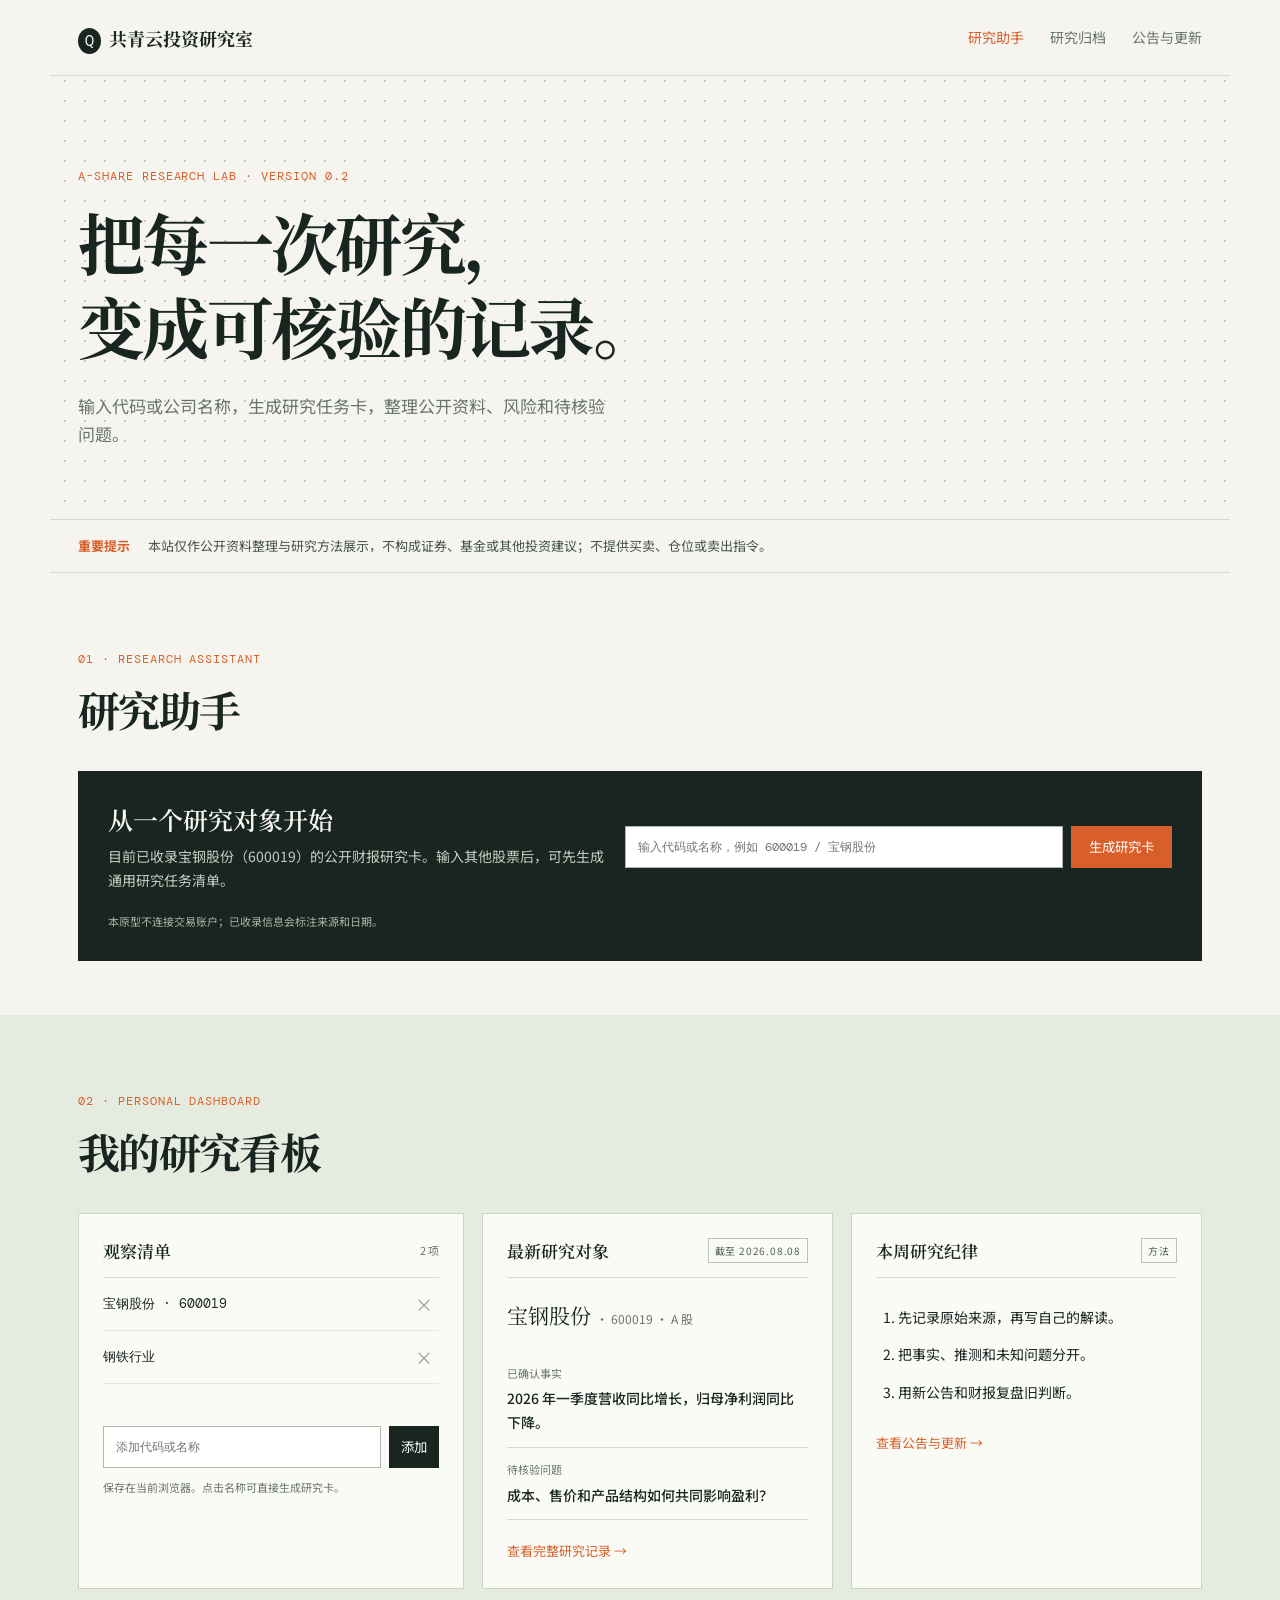
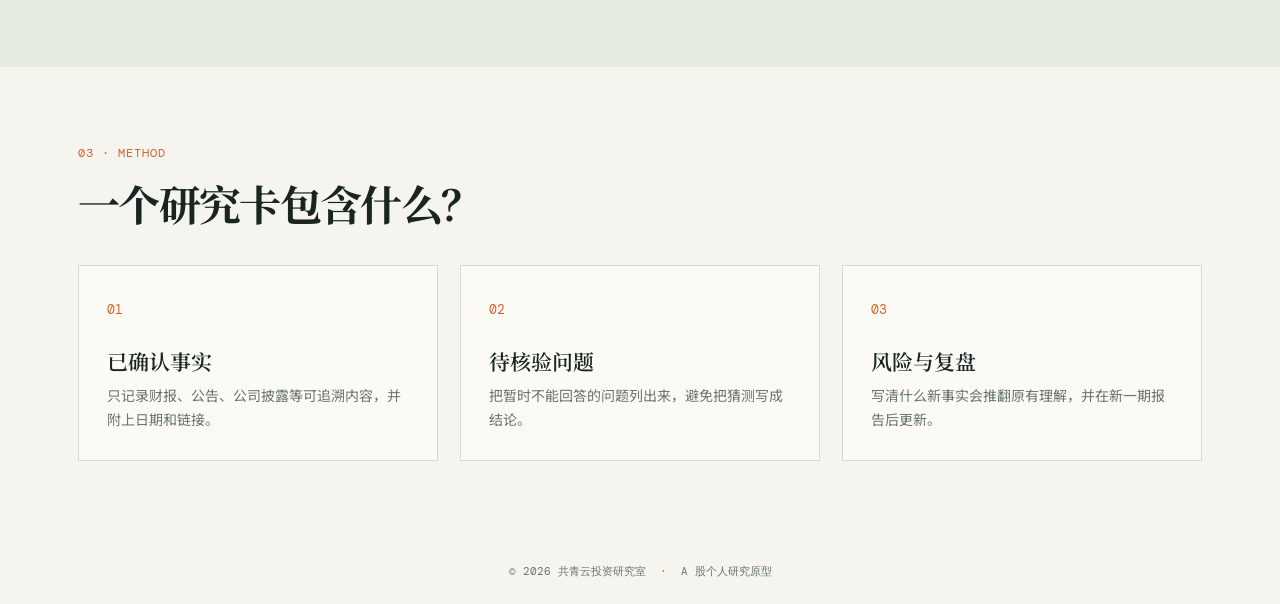
<file: index.html>
<!doctype html>
<html lang="zh-CN">
  <head>
    <meta charset="UTF-8" />
    <meta name="viewport" content="width=device-width, initial-scale=1.0" />
    <meta name="description" content="共青云投资研究室：A 股公开资料研究与复盘。" />
    <title>共青云投资研究室</title>
    <link rel="preconnect" href="https://fonts.googleapis.com" />
    <link rel="preconnect" href="https://fonts.gstatic.com" crossorigin />
    <link href="https://fonts.googleapis.com/css2?family=DM+Mono&family=Noto+Serif+SC:wght@500;600;700&family=Noto+Sans+SC:wght@400;500;600&display=swap" rel="stylesheet" />
    <link rel="stylesheet" href="styles.css" />
  </head>
  <body>
    <header class="site-header">
      <a class="brand" href="index.html"><span class="brand-mark">Q</span>共青云投资研究室</a>
      <nav><a class="active" href="index.html">研究助手</a><a href="archive.html">研究归档</a><a href="updates.html">公告与更新</a></nav>
    </header>

    <main>
      <section class="hero compact-hero">
        <p class="eyebrow">A-SHARE RESEARCH LAB · VERSION 0.2</p>
        <h1>把每一次研究，<br />变成可核验的记录。</h1>
        <p class="hero-copy">输入代码或公司名称，生成研究任务卡，整理公开资料、风险和待核验问题。</p>
      </section>

      <section class="notice"><strong>重要提示</strong><span>本站仅作公开资料整理与研究方法展示，不构成证券、基金或其他投资建议；不提供买卖、仓位或卖出指令。</span></section>

      <section class="section assistant-section">
        <div class="section-heading"><p class="eyebrow">01 · RESEARCH ASSISTANT</p><h2>研究助手</h2></div>
        <div class="assistant-box">
          <div>
            <h3>从一个研究对象开始</h3>
            <p>目前已收录宝钢股份（600019）的公开财报研究卡。输入其他股票后，可先生成通用研究任务清单。</p>
          </div>
          <form id="research-form" class="research-form">
            <label class="sr-only" for="query">股票代码或公司名称</label>
            <input id="query" maxlength="24" placeholder="输入代码或名称，例如 600019 / 宝钢股份" required />
            <button type="submit">生成研究卡</button>
          </form>
          <p class="form-note">本原型不连接交易账户；已收录信息会标注来源和日期。</p>
        </div>
        <div id="research-result" class="research-result" aria-live="polite"></div>
      </section>

      <section class="section dashboard-section">
        <div class="section-heading"><p class="eyebrow">02 · PERSONAL DASHBOARD</p><h2>我的研究看板</h2></div>
        <div class="dashboard-layout">
          <article class="panel watchlist-panel">
            <div class="panel-title"><h3>观察清单</h3><span id="watch-count">0 项</span></div>
            <div id="watchlist" class="watchlist"></div>
            <form id="watch-form" class="add-form">
              <label class="sr-only" for="ticker">股票代码或名称</label>
              <input id="ticker" maxlength="24" placeholder="添加代码或名称" required />
              <button type="submit">添加</button>
            </form>
            <p class="form-note">保存在当前浏览器。点击名称可直接生成研究卡。</p>
          </article>

          <article class="panel thesis-panel">
            <div class="panel-title"><h3>最新研究对象</h3><span class="tag">截至 2026.08.08</span></div>
            <p class="company-name">宝钢股份 <span>· 600019 · A 股</span></p>
            <div class="thesis-row"><span>已确认事实</span><strong>2026 年一季度营收同比增长，归母净利润同比下降。</strong></div>
            <div class="thesis-row"><span>待核验问题</span><strong>成本、售价和产品结构如何共同影响盈利？</strong></div>
            <a class="text-button" href="archive.html">查看完整研究记录 →</a>
          </article>

          <article class="panel summary-panel">
            <div class="panel-title"><h3>本周研究纪律</h3><span class="tag">方法</span></div>
            <ol class="research-rules">
              <li>先记录原始来源，再写自己的解读。</li>
              <li>把事实、推测和未知问题分开。</li>
              <li>用新公告和财报复盘旧判断。</li>
            </ol>
            <a class="text-button" href="updates.html">查看公告与更新 →</a>
          </article>
        </div>
      </section>

      <section class="section method-section">
        <div class="section-heading"><p class="eyebrow">03 · METHOD</p><h2>一个研究卡包含什么？</h2></div>
        <div class="method-grid">
          <article><span>01</span><h3>已确认事实</h3><p>只记录财报、公告、公司披露等可追溯内容，并附上日期和链接。</p></article>
          <article><span>02</span><h3>待核验问题</h3><p>把暂时不能回答的问题列出来，避免把猜测写成结论。</p></article>
          <article><span>03</span><h3>风险与复盘</h3><p>写清什么新事实会推翻原有理解，并在新一期报告后更新。</p></article>
        </div>
      </section>
    </main>
    <footer>© 2026 共青云投资研究室 <span>·</span> A 股个人研究原型</footer>
    <script src="script.js"></script>
  </body>
</html>
</file>
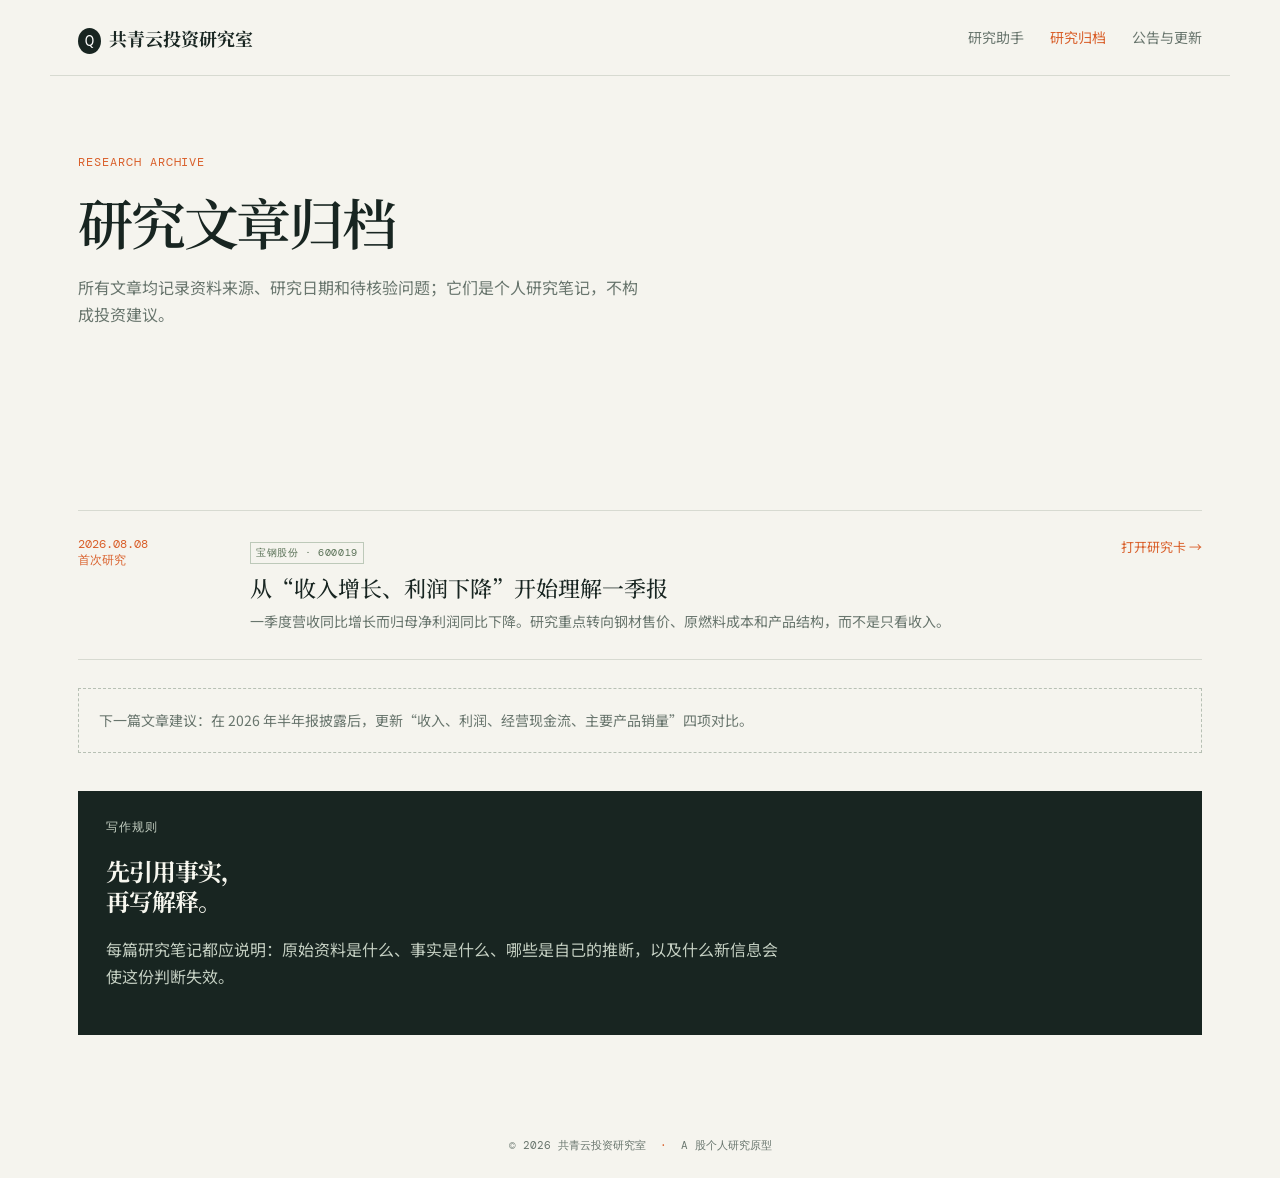
<file: archive.html>
<!doctype html>
<html lang="zh-CN"><head><meta charset="UTF-8" /><meta name="viewport" content="width=device-width, initial-scale=1.0" /><meta name="description" content="共青云投资研究室的研究文章归档。" /><title>研究归档 · 共青云投资研究室</title><link rel="preconnect" href="https://fonts.googleapis.com" /><link rel="preconnect" href="https://fonts.gstatic.com" crossorigin /><link href="https://fonts.googleapis.com/css2?family=DM+Mono&family=Noto+Serif+SC:wght@500;600;700&family=Noto+Sans+SC:wght@400;500;600&display=swap" rel="stylesheet" /><link rel="stylesheet" href="styles.css" /></head>
<body><header class="site-header"><a class="brand" href="index.html"><span class="brand-mark">Q</span>共青云投资研究室</a><nav><a href="index.html">研究助手</a><a class="active" href="archive.html">研究归档</a><a href="updates.html">公告与更新</a></nav></header>
<main><section class="page-hero"><p class="eyebrow">RESEARCH ARCHIVE</p><h1>研究文章归档</h1><p>所有文章均记录资料来源、研究日期和待核验问题；它们是个人研究笔记，不构成投资建议。</p></section><section class="section"><div class="archive-list"><article class="archive-entry"><div class="entry-meta">2026.08.08<br />首次研究</div><div class="entry-body"><span class="source-label">宝钢股份 · 600019</span><h3>从“收入增长、利润下降”开始理解一季报</h3><p>一季度营收同比增长而归母净利润同比下降。研究重点转向钢材售价、原燃料成本和产品结构，而不是只看收入。</p></div><a class="entry-link" href="index.html?q=600019">打开研究卡 →</a></article></div><div class="empty-note">下一篇文章建议：在 2026 年半年报披露后，更新“收入、利润、经营现金流、主要产品销量”四项对比。</div><div class="about-panel"><p class="eyebrow">写作规则</p><h2>先引用事实，<br />再写解释。</h2><p>每篇研究笔记都应说明：原始资料是什么、事实是什么、哪些是自己的推断，以及什么新信息会使这份判断失效。</p></div></section></main><footer>© 2026 共青云投资研究室 <span>·</span> A 股个人研究原型</footer></body></html>
</file>
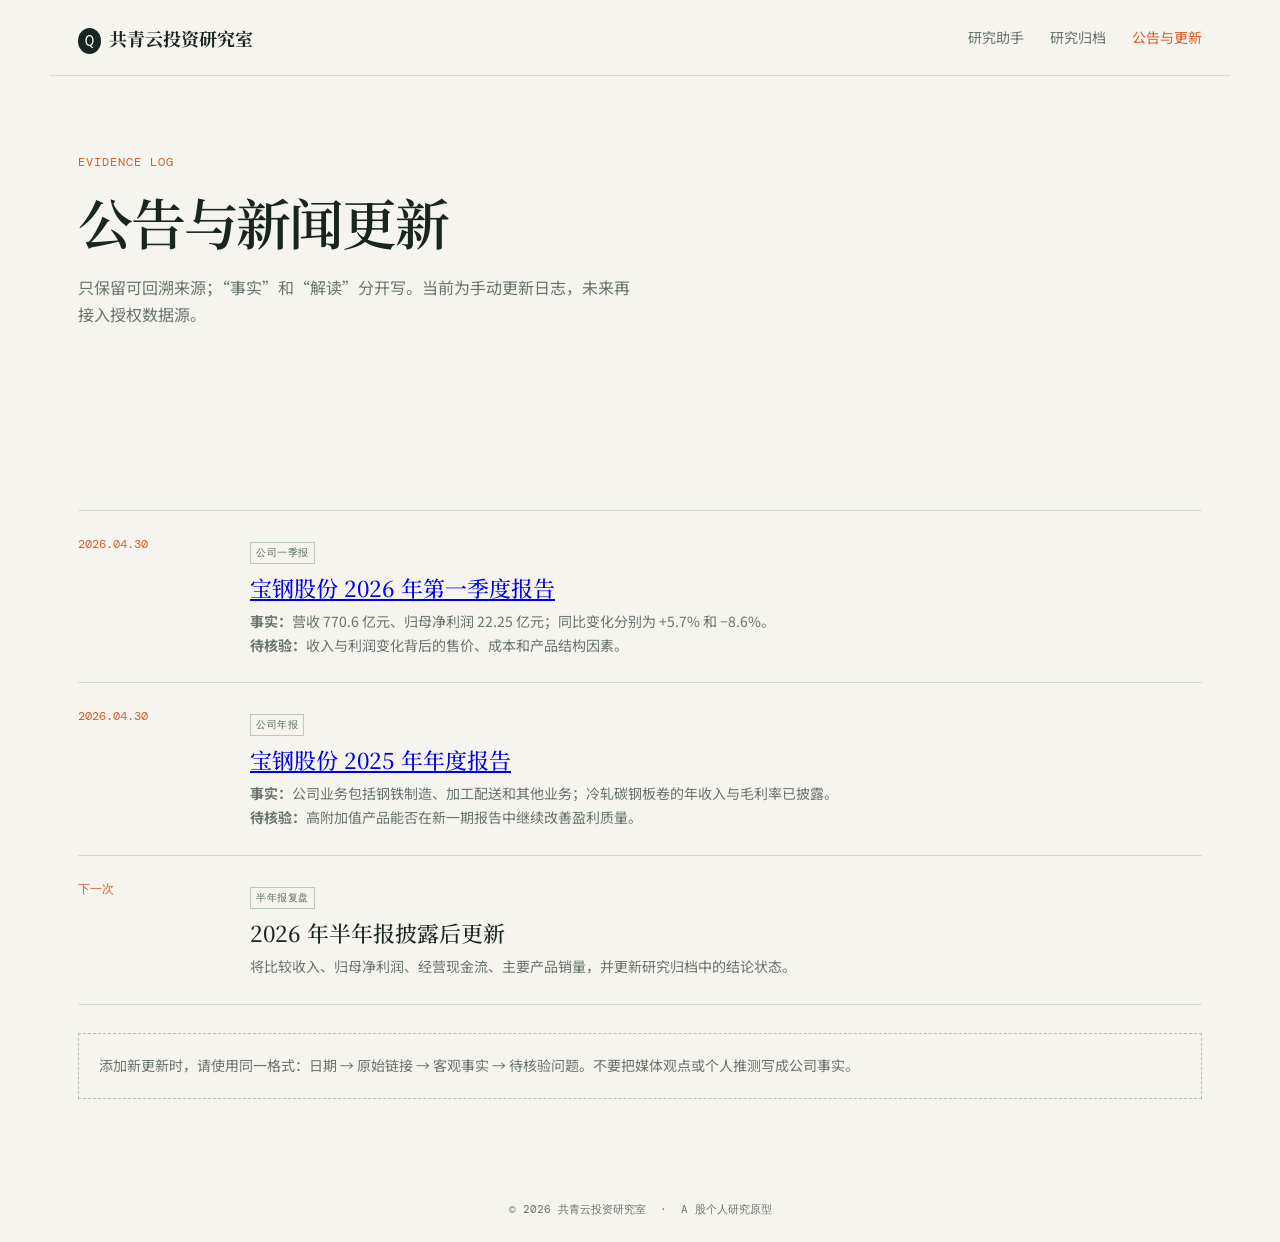
<file: updates.html>
<!doctype html>
<html lang="zh-CN"><head><meta charset="UTF-8" /><meta name="viewport" content="width=device-width, initial-scale=1.0" /><meta name="description" content="共青云投资研究室的公告与新闻更新记录。" /><title>公告与更新 · 共青云投资研究室</title><link rel="preconnect" href="https://fonts.googleapis.com" /><link rel="preconnect" href="https://fonts.gstatic.com" crossorigin /><link href="https://fonts.googleapis.com/css2?family=DM+Mono&family=Noto+Serif+SC:wght@500;600;700&family=Noto+Sans+SC:wght@400;500;600&display=swap" rel="stylesheet" /><link rel="stylesheet" href="styles.css" /></head>
<body><header class="site-header"><a class="brand" href="index.html"><span class="brand-mark">Q</span>共青云投资研究室</a><nav><a href="index.html">研究助手</a><a href="archive.html">研究归档</a><a class="active" href="updates.html">公告与更新</a></nav></header>
<main><section class="page-hero"><p class="eyebrow">EVIDENCE LOG</p><h1>公告与新闻更新</h1><p>只保留可回溯来源；“事实”和“解读”分开写。当前为手动更新日志，未来再接入授权数据源。</p></section><section class="section"><div class="update-list"><article class="update-entry"><div class="entry-meta">2026.04.30</div><div class="entry-body"><span class="source-label">公司一季报</span><h3><a href="https://static.cninfo.com.cn/finalpage/2026-04-30/1225257456.PDF" target="_blank" rel="noopener">宝钢股份 2026 年第一季度报告</a></h3><p><strong>事实：</strong>营收 770.6 亿元、归母净利润 22.25 亿元；同比变化分别为 +5.7% 和 −8.6%。<br /><strong>待核验：</strong>收入与利润变化背后的售价、成本和产品结构因素。</p></div></article><article class="update-entry"><div class="entry-meta">2026.04.30</div><div class="entry-body"><span class="source-label">公司年报</span><h3><a href="https://vip.stock.finance.sina.com.cn/corp/view/vCB_AllBulletinDetail.php?id=12277876&amp;stockid=600019" target="_blank" rel="noopener">宝钢股份 2025 年年度报告</a></h3><p><strong>事实：</strong>公司业务包括钢铁制造、加工配送和其他业务；冷轧碳钢板卷的年收入与毛利率已披露。<br /><strong>待核验：</strong>高附加值产品能否在新一期报告中继续改善盈利质量。</p></div></article><article class="update-entry"><div class="entry-meta">下一次</div><div class="entry-body"><span class="source-label">半年报复盘</span><h3>2026 年半年报披露后更新</h3><p>将比较收入、归母净利润、经营现金流、主要产品销量，并更新研究归档中的结论状态。</p></div></article></div><div class="empty-note">添加新更新时，请使用同一格式：日期 → 原始链接 → 客观事实 → 待核验问题。不要把媒体观点或个人推测写成公司事实。</div></section></main><footer>© 2026 共青云投资研究室 <span>·</span> A 股个人研究原型</footer></body></html>
</file>
<file: styles.css>
:root{--ink:#182521;--muted:#68756d;--paper:#f5f4ee;--line:#d7dad1;--mint:#dce9cf;--orange:#d95f2a;--green:#3d7447;--serif:"Noto Serif SC",serif;--sans:"Noto Sans SC",sans-serif;--mono:"DM Mono",monospace}*{box-sizing:border-box}html{scroll-behavior:smooth}body{margin:0;background:var(--paper);color:var(--ink);font-family:var(--sans);line-height:1.7}.site-header{height:76px;display:flex;align-items:center;justify-content:space-between;max-width:1180px;margin:auto;padding:0 28px;border-bottom:1px solid var(--line)}.brand{font:700 18px var(--serif);color:var(--ink);text-decoration:none}.brand-mark{font:15px var(--mono);background:var(--ink);color:#fff;border-radius:50%;padding:3px 7px;margin-right:8px}nav{display:flex;gap:26px}nav a{font-size:14px;color:var(--muted);text-decoration:none}nav a:hover,nav a.active{color:var(--orange)}.hero{max-width:1180px;margin:auto;padding:92px 28px 70px;background-image:radial-gradient(#c6c9bd 1px,transparent 1px);background-size:20px 20px;background-position:right 55px top 55px}.compact-hero h1,.section h2{font-family:var(--serif);letter-spacing:-.04em;line-height:1.25}.compact-hero h1{font-size:clamp(38px,6vw,67px);margin:0;max-width:820px}.eyebrow{font:12px var(--mono);letter-spacing:.08em;color:var(--orange);margin:0 0 16px}.hero-copy{max-width:530px;color:var(--muted);font-size:17px;margin:24px 0 0}.notice{max-width:1180px;margin:0 auto;border-block:1px solid var(--line);padding:15px 28px;display:flex;gap:18px;font-size:13px;color:#46534c}.notice strong{color:var(--orange);white-space:nowrap}.section{max-width:1180px;margin:auto;padding:78px 28px}.section-heading h2{font-size:42px;margin:0}.assistant-section{padding-bottom:32px}.assistant-box{margin-top:35px;padding:30px;background:var(--ink);color:#f6f6ef;display:grid;grid-template-columns:1fr 1.1fr;gap:20px;align-items:center}.assistant-box h3{font:600 25px var(--serif);margin:0}.assistant-box p{font-size:14px;color:#c4cdc0;margin:8px 0 0}.research-form{display:flex;gap:8px}.research-form input,.add-form input{width:100%;min-width:0;border:1px solid #aeb9ad;background:#fff;padding:12px;font:12px var(--mono);color:var(--ink)}button{font-family:var(--sans);cursor:pointer}.research-form button,.add-form button{border:0;background:var(--orange);color:#fff;padding:0 18px;white-space:nowrap}.assistant-box .form-note{grid-column:1/-1;margin:0;font-size:11px;color:#a7b7a3}.research-result{margin-top:22px}.research-card{border:1px solid #c9d4c2;background:#fbfbf6;padding:28px}.research-card-head{display:flex;align-items:flex-start;justify-content:space-between;gap:16px;border-bottom:1px solid var(--line);padding-bottom:18px}.research-card h3{font:600 25px var(--serif);margin:0}.research-card h3 small{font:13px var(--sans);font-weight:400;color:var(--muted)}.status{font:11px var(--mono);padding:4px 7px;background:var(--mint);color:#365539}.research-grid{display:grid;grid-template-columns:repeat(3,1fr);gap:18px;margin-top:22px}.research-grid h4{font-size:12px;letter-spacing:.05em;color:var(--orange);margin:0 0 9px}.research-grid p,.research-grid li{font-size:13px;margin:0;color:#3f4e45}.research-grid ul{padding-left:18px;margin:0}.source-links{margin-top:20px;padding-top:16px;border-top:1px solid var(--line);font-size:13px}.source-links a,.text-button{color:var(--orange);text-decoration:none}.source-links a{text-decoration:underline;text-underline-offset:3px}.dashboard-section{max-width:none;background:#e5ecdf;padding-left:calc((100% - 1124px)/2);padding-right:calc((100% - 1124px)/2)}.dashboard-section .section-heading,.dashboard-layout{max-width:1124px;margin-left:auto;margin-right:auto}.dashboard-layout{display:grid;grid-template-columns:1.1fr 1fr 1fr;gap:18px;margin-top:35px}.panel{background:#fbfbf6;border:1px solid #cbd5c5;padding:24px}.panel-title{display:flex;justify-content:space-between;gap:10px;align-items:center;border-bottom:1px solid var(--line);padding-bottom:14px}.panel-title h3{margin:0;font:600 17px var(--serif)}.panel-title>span{color:var(--muted);font-size:11px}.tag{font-size:10px!important;letter-spacing:.08em;border:1px solid #bac4b4;padding:3px 6px;color:#50614f!important}.watchlist{min-height:132px}.watch-item{display:flex;justify-content:space-between;align-items:center;padding:12px 0;border-bottom:1px solid #e6e8e0;font:13px var(--mono)}.watch-item .watch-name{border:0;background:transparent;padding:0;color:var(--ink);font:13px var(--mono);text-align:left}.watch-item .watch-name:hover{color:var(--orange)}.remove-watch{border:0;background:none;color:#98a29b;font-size:18px}.add-form{display:flex;gap:8px;margin-top:16px}.add-form button{background:var(--ink);padding:0 12px}.form-note{font-size:11px;color:var(--muted);margin:10px 0 0}.company-name{font:21px var(--serif);margin:22px 0}.company-name span{font:12px var(--sans);color:var(--muted)}.thesis-row{padding:12px 0;border-bottom:1px solid var(--line);display:grid;gap:5px}.thesis-row span{font-size:11px;color:var(--muted)}.thesis-row strong{font-size:14px;font-weight:500}.text-button{display:inline-block;margin-top:20px;font-size:13px}.research-rules{margin:21px 0 0;padding-left:22px}.research-rules li{padding:7px 0;font-size:14px}.method-grid{display:grid;grid-template-columns:repeat(3,1fr);gap:22px;margin-top:36px}.method-grid article{padding:28px;border:1px solid var(--line);background:#fbfaf5}.method-grid span{font:13px var(--mono);color:var(--orange)}.method-grid h3{font:600 21px var(--serif);margin:25px 0 8px}.method-grid p{margin:0;color:var(--muted);font-size:14px}.page-hero{max-width:1180px;margin:auto;padding:78px 28px 56px}.page-hero h1{font:600 clamp(34px,5vw,55px) var(--serif);line-height:1.3;letter-spacing:-.04em;margin:0}.page-hero p:last-child{color:var(--muted);max-width:560px}.archive-list,.update-list{margin-top:32px;border-top:1px solid var(--line)}.archive-entry,.update-entry{display:grid;grid-template-columns:150px 1fr auto;gap:22px;align-items:start;border-bottom:1px solid var(--line);padding:25px 0}.entry-meta{font:12px var(--mono);color:var(--orange)}.entry-body h3{font:500 22px var(--serif);margin:0 0 7px}.entry-body p{font-size:14px;color:var(--muted);margin:0}.entry-link{font-size:13px;color:var(--orange);text-decoration:none;white-space:nowrap}.update-entry{grid-template-columns:150px 1fr}.source-label{display:inline-block;font:10px var(--mono);letter-spacing:.06em;border:1px solid #bdc9b9;color:#587055;padding:3px 5px;margin-bottom:8px}.empty-note{border:1px dashed #b7c0b4;padding:20px;color:var(--muted);font-size:14px;margin-top:28px}.about-panel{padding:28px;background:var(--ink);color:#f7f7ef;margin-top:38px}.about-panel p{color:#c3cec1;max-width:680px}.about-panel a{color:#cfeab5}footer{padding:25px 28px;text-align:center;color:var(--muted);font:11px var(--mono)}footer span{color:var(--orange);padding:0 7px}.sr-only{position:absolute;width:1px;height:1px;overflow:hidden;clip:rect(0,0,0,0)}
@media(max-width:800px){.site-header{padding:0 18px}.brand{font-size:15px}nav{gap:12px}nav a{font-size:12px}.hero,.section,.page-hero{padding-left:20px;padding-right:20px}.hero{padding-top:65px;padding-bottom:54px}.notice{padding:13px 20px;gap:12px;align-items:flex-start}.notice span{font-size:12px}.assistant-box,.research-grid,.dashboard-layout,.method-grid{grid-template-columns:1fr}.research-form{flex-direction:column}.research-form button{height:43px}.dashboard-section{padding:60px 20px}.section{padding-top:62px;padding-bottom:62px}.section-heading h2{font-size:35px}.archive-entry,.update-entry{grid-template-columns:1fr;gap:8px}.entry-link{margin-top:4px}}
</file>
